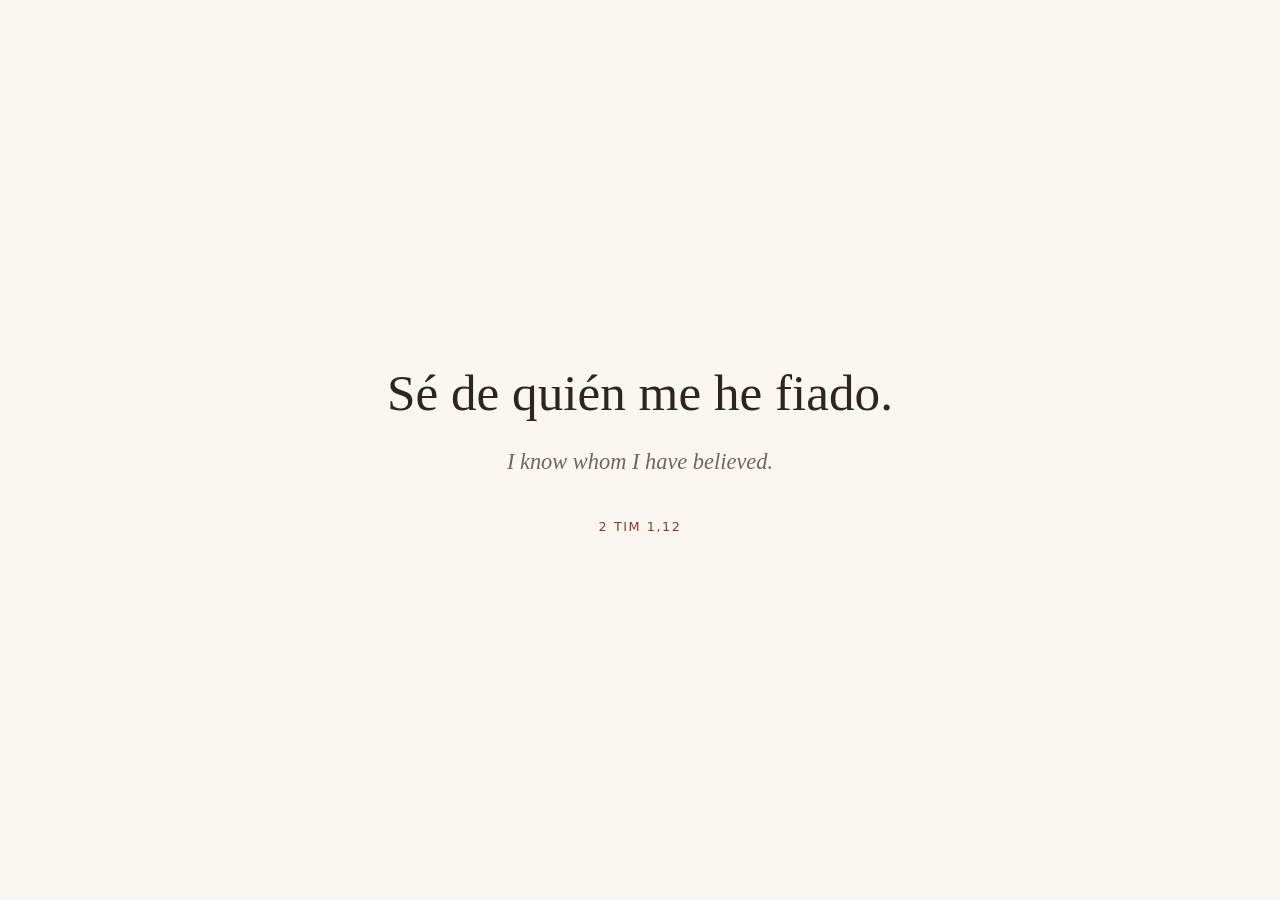
<file: index.html>
<!doctype html>
<html lang="es">
<head>
<meta charset="utf-8">
<meta name="viewport" content="width=device-width, initial-scale=1">
<title>Pablo Santana</title>
<meta name="description" content="Sé de quién me he fiado. — I know whom I have believed. (2 Tim 1,12)">
<meta property="og:title" content="Pablo Santana">
<meta property="og:description" content="Sé de quién me he fiado. — I know whom I have believed. (2 Tim 1,12)">
<link rel="stylesheet" href="estilos.css">
<style>
  html, body { height: 100%; }
  .lienzo {
    min-height: 100vh;
    min-height: 100svh;
    display: flex;
    flex-direction: column;
    align-items: center;
    justify-content: center;
    text-align: center;
    padding: 2rem 1rem;
  }
  .lienzo blockquote { margin: 0; max-width: 36rem; }
  .lienzo .es {
    font-size: clamp(1.9rem, 6vw, 3.2rem);
    line-height: 1.2;
    margin: 0;
  }
  .lienzo .en {
    font-size: clamp(1.05rem, 2.8vw, 1.4rem);
    font-style: italic;
    color: var(--suave);
    margin: 1.2rem 0 0;
  }
  .lienzo cite {
    display: block;
    margin-top: 2.2rem;
    font-style: normal;
    font-family: system-ui, -apple-system, "Segoe UI", sans-serif;
    font-size: 0.8rem;
    letter-spacing: 0.12em;
    text-transform: uppercase;
    color: var(--acento);
  }
</style>
</head>
<body>
<main class="lienzo">
  <blockquote>
    <p class="es">Sé de quién me he fiado.</p>
    <p class="en" lang="en">I know whom I have believed.</p>
    <cite>2 Tim 1,12</cite>
  </blockquote>
</main>
</body>
</html>
</file>
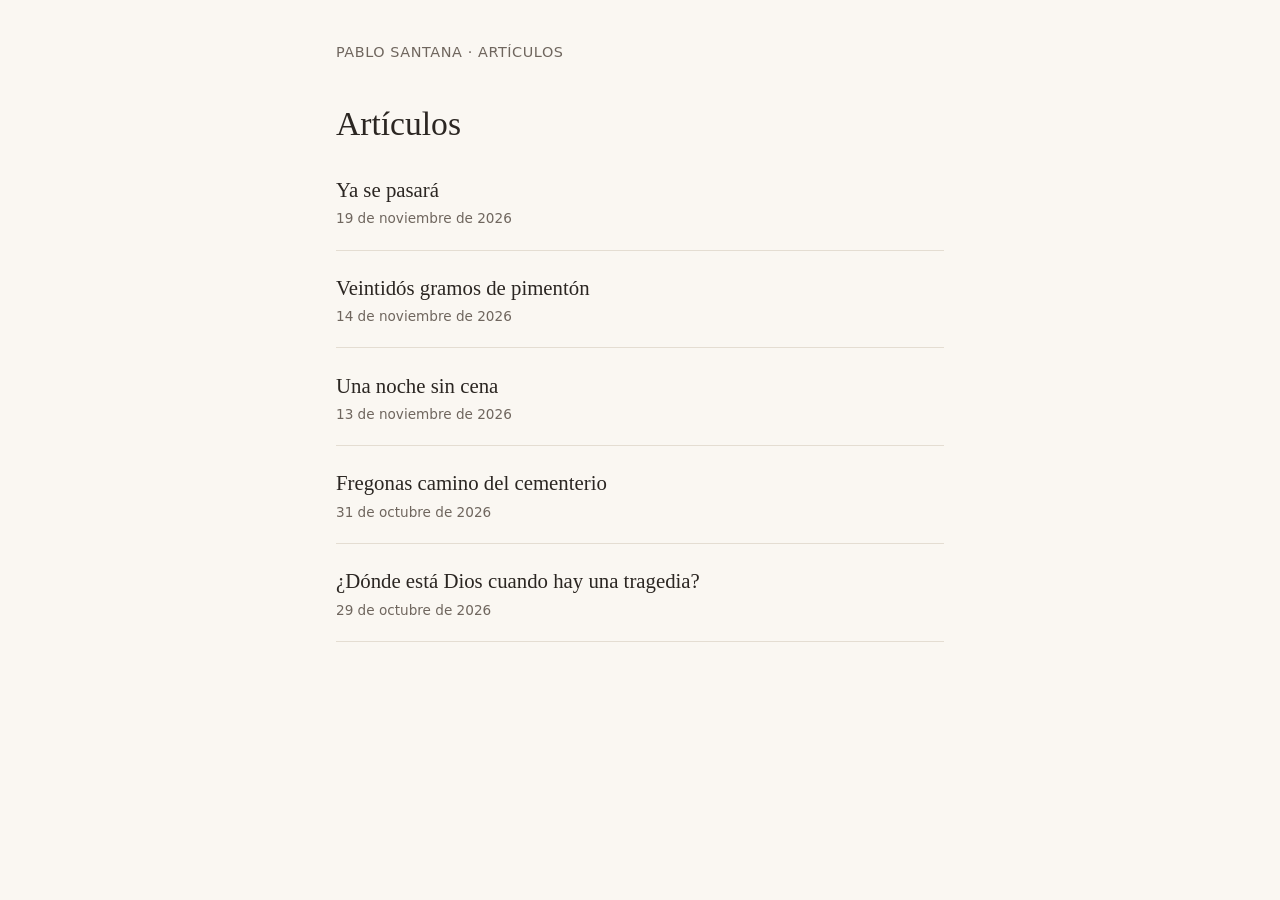
<file: articulos/index.html>
<!doctype html>
<html lang="es">
<head>
<meta charset="utf-8">
<meta name="viewport" content="width=device-width, initial-scale=1">
<title>Pablo Santana · Artículos</title>
<meta name="description" content="Artículos y reflexiones de Pablo Santana.">
<link rel="stylesheet" href="../estilos.css">
</head>
<body>
<main class="contenedor">
<div class="cabecera"><a href="./">Pablo Santana · Artículos</a></div>
<h1>Artículos</h1>
<ul class="lista">
  <li>
    <a href="../ya-se-pasara/">Ya se pasará</a>
    <span class="fecha">19 de noviembre de 2026</span>
  </li>
  <li>
    <a href="../veintidos-gramos-de-pimenton/">Veintidós gramos de pimentón</a>
    <span class="fecha">14 de noviembre de 2026</span>
  </li>
  <li>
    <a href="../una-noche-sin-cena/">Una noche sin cena</a>
    <span class="fecha">13 de noviembre de 2026</span>
  </li>
  <li>
    <a href="../fregonas-camino-del-cementerio/">Fregonas camino del cementerio</a>
    <span class="fecha">31 de octubre de 2026</span>
  </li>
  <li>
    <a href="../dios-en-las-tragedias/">¿Dónde está Dios cuando hay una tragedia?</a>
    <span class="fecha">29 de octubre de 2026</span>
  </li>
</ul>
</main>
</body>
</html>
</file>
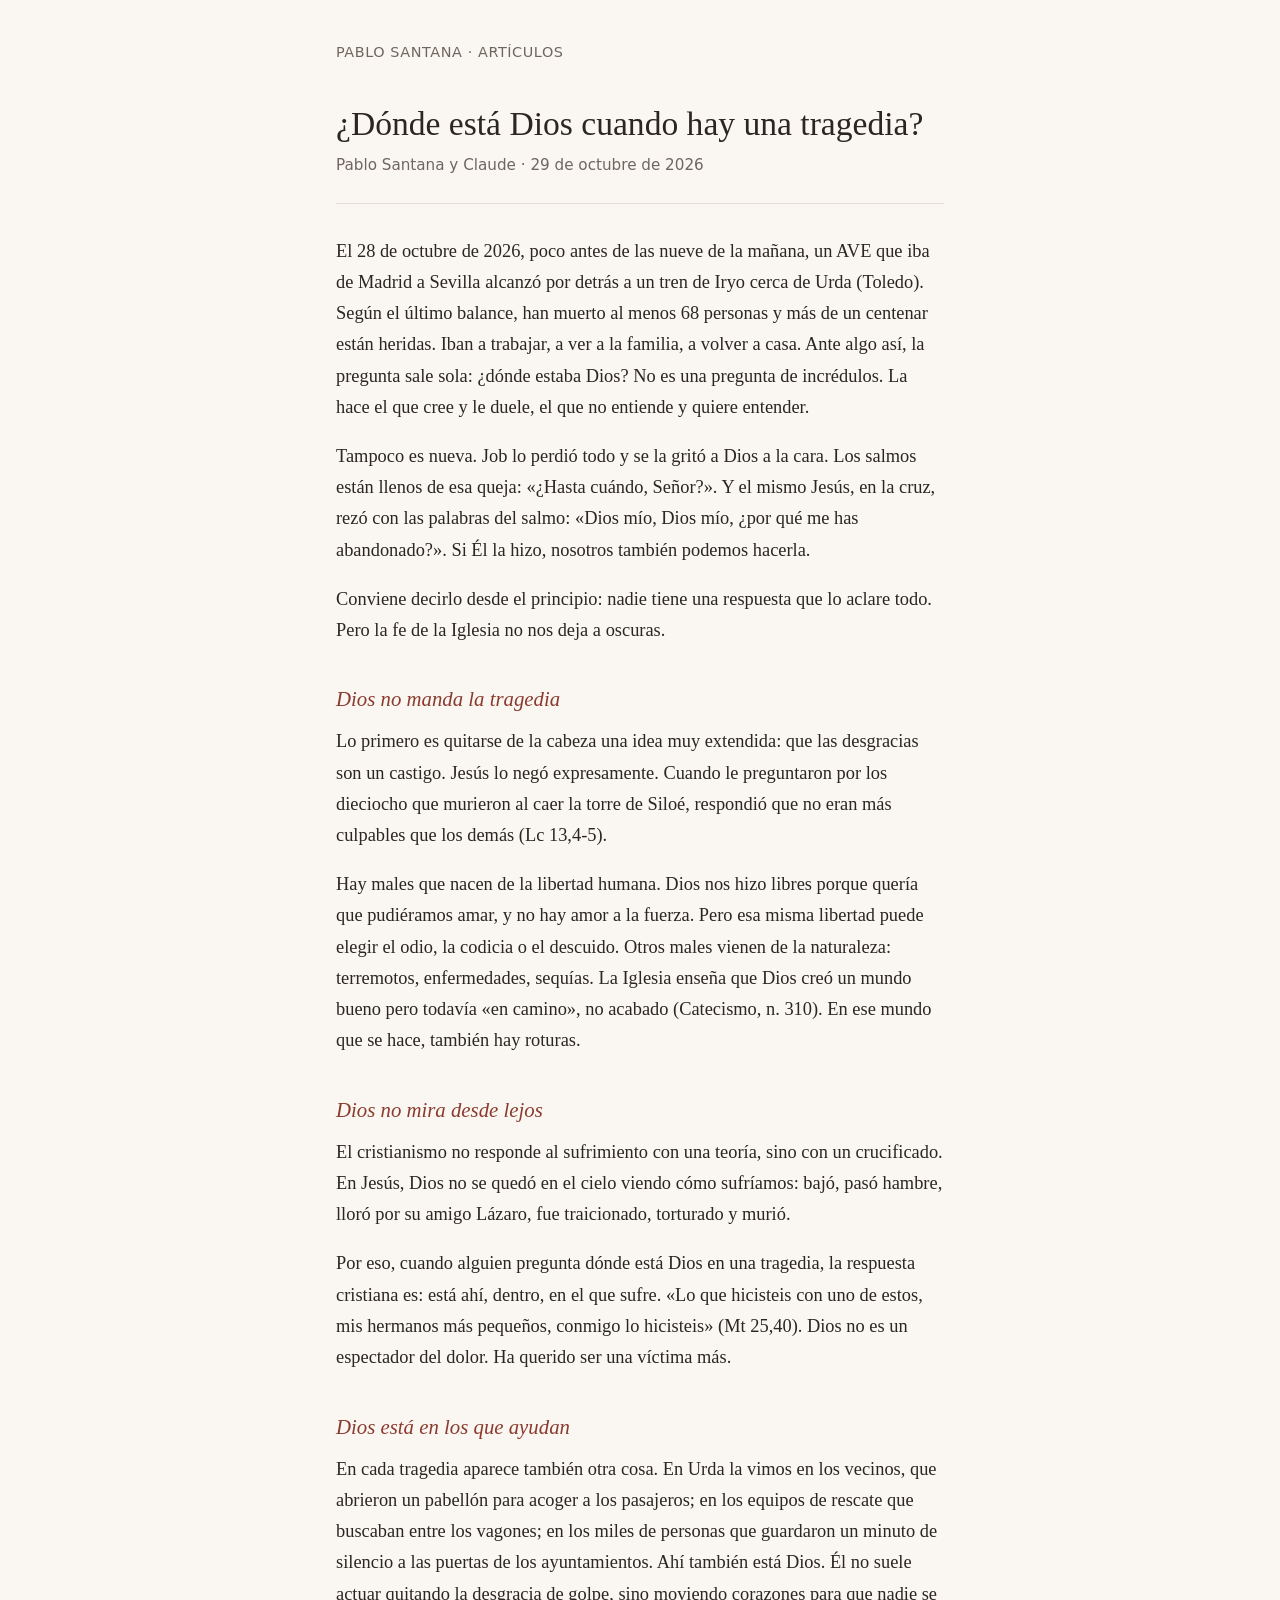
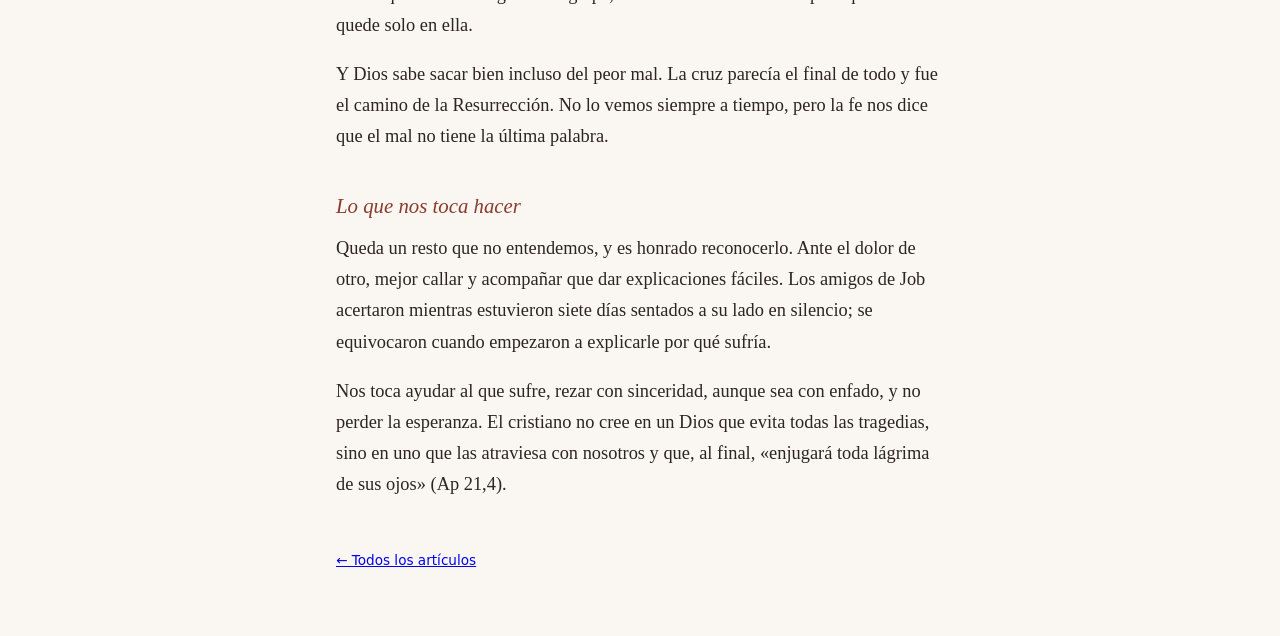
<file: dios-en-las-tragedias/index.html>
<!doctype html>
<html lang="es">
<head>
<meta charset="utf-8">
<meta name="viewport" content="width=device-width, initial-scale=1">
<title>¿Dónde está Dios cuando hay una tragedia? · Pablo Santana</title>
<meta name="description" content="Una reflexión desde la fe ante el accidente de tren de Urda (Toledo) y el sufrimiento de los inocentes.">
<meta property="og:title" content="¿Dónde está Dios cuando hay una tragedia?">
<meta property="og:description" content="Una reflexión desde la fe ante el accidente de tren de Urda (Toledo) y el sufrimiento de los inocentes.">
<meta property="og:type" content="article">
<link rel="stylesheet" href="../estilos.css">
</head>
<body>
<main class="contenedor">
<div class="cabecera"><a href="../articulos/">Pablo Santana · Artículos</a></div>
<article>
<h1>¿Dónde está Dios cuando hay una tragedia?</h1>
<div class="firma">Pablo Santana y Claude · 29 de octubre de 2026</div>
<p>El 28 de octubre de 2026, poco antes de las nueve de la mañana, un AVE que iba de Madrid a Sevilla alcanzó por detrás a un tren de Iryo cerca de Urda (Toledo). Según el último balance, han muerto al menos 68 personas y más de un centenar están heridas. Iban a trabajar, a ver a la familia, a volver a casa. Ante algo así, la pregunta sale sola: ¿dónde estaba Dios? No es una pregunta de incrédulos. La hace el que cree y le duele, el que no entiende y quiere entender.</p>
<p>Tampoco es nueva. Job lo perdió todo y se la gritó a Dios a la cara. Los salmos están llenos de esa queja: «¿Hasta cuándo, Señor?». Y el mismo Jesús, en la cruz, rezó con las palabras del salmo: «Dios mío, Dios mío, ¿por qué me has abandonado?». Si Él la hizo, nosotros también podemos hacerla.</p>
<p>Conviene decirlo desde el principio: nadie tiene una respuesta que lo aclare todo. Pero la fe de la Iglesia no nos deja a oscuras.</p>
<h2>Dios no manda la tragedia</h2>
<p>Lo primero es quitarse de la cabeza una idea muy extendida: que las desgracias son un castigo. Jesús lo negó expresamente. Cuando le preguntaron por los dieciocho que murieron al caer la torre de Siloé, respondió que no eran más culpables que los demás (Lc 13,4-5).</p>
<p>Hay males que nacen de la libertad humana. Dios nos hizo libres porque quería que pudiéramos amar, y no hay amor a la fuerza. Pero esa misma libertad puede elegir el odio, la codicia o el descuido. Otros males vienen de la naturaleza: terremotos, enfermedades, sequías. La Iglesia enseña que Dios creó un mundo bueno pero todavía «en camino», no acabado (Catecismo, n. 310). En ese mundo que se hace, también hay roturas.</p>
<h2>Dios no mira desde lejos</h2>
<p>El cristianismo no responde al sufrimiento con una teoría, sino con un crucificado. En Jesús, Dios no se quedó en el cielo viendo cómo sufríamos: bajó, pasó hambre, lloró por su amigo Lázaro, fue traicionado, torturado y murió.</p>
<p>Por eso, cuando alguien pregunta dónde está Dios en una tragedia, la respuesta cristiana es: está ahí, dentro, en el que sufre. «Lo que hicisteis con uno de estos, mis hermanos más pequeños, conmigo lo hicisteis» (Mt 25,40). Dios no es un espectador del dolor. Ha querido ser una víctima más.</p>
<h2>Dios está en los que ayudan</h2>
<p>En cada tragedia aparece también otra cosa. En Urda la vimos en los vecinos, que abrieron un pabellón para acoger a los pasajeros; en los equipos de rescate que buscaban entre los vagones; en los miles de personas que guardaron un minuto de silencio a las puertas de los ayuntamientos. Ahí también está Dios. Él no suele actuar quitando la desgracia de golpe, sino moviendo corazones para que nadie se quede solo en ella.</p>
<p>Y Dios sabe sacar bien incluso del peor mal. La cruz parecía el final de todo y fue el camino de la Resurrección. No lo vemos siempre a tiempo, pero la fe nos dice que el mal no tiene la última palabra.</p>
<h2>Lo que nos toca hacer</h2>
<p>Queda un resto que no entendemos, y es honrado reconocerlo. Ante el dolor de otro, mejor callar y acompañar que dar explicaciones fáciles. Los amigos de Job acertaron mientras estuvieron siete días sentados a su lado en silencio; se equivocaron cuando empezaron a explicarle por qué sufría.</p>
<p>Nos toca ayudar al que sufre, rezar con sinceridad, aunque sea con enfado, y no perder la esperanza. El cristiano no cree en un Dios que evita todas las tragedias, sino en uno que las atraviesa con nosotros y que, al final, «enjugará toda lágrima de sus ojos» (Ap 21,4).</p>
</article>
<footer><a href="../articulos/">← Todos los artículos</a></footer>
</main>
</body>
</html>
</file>
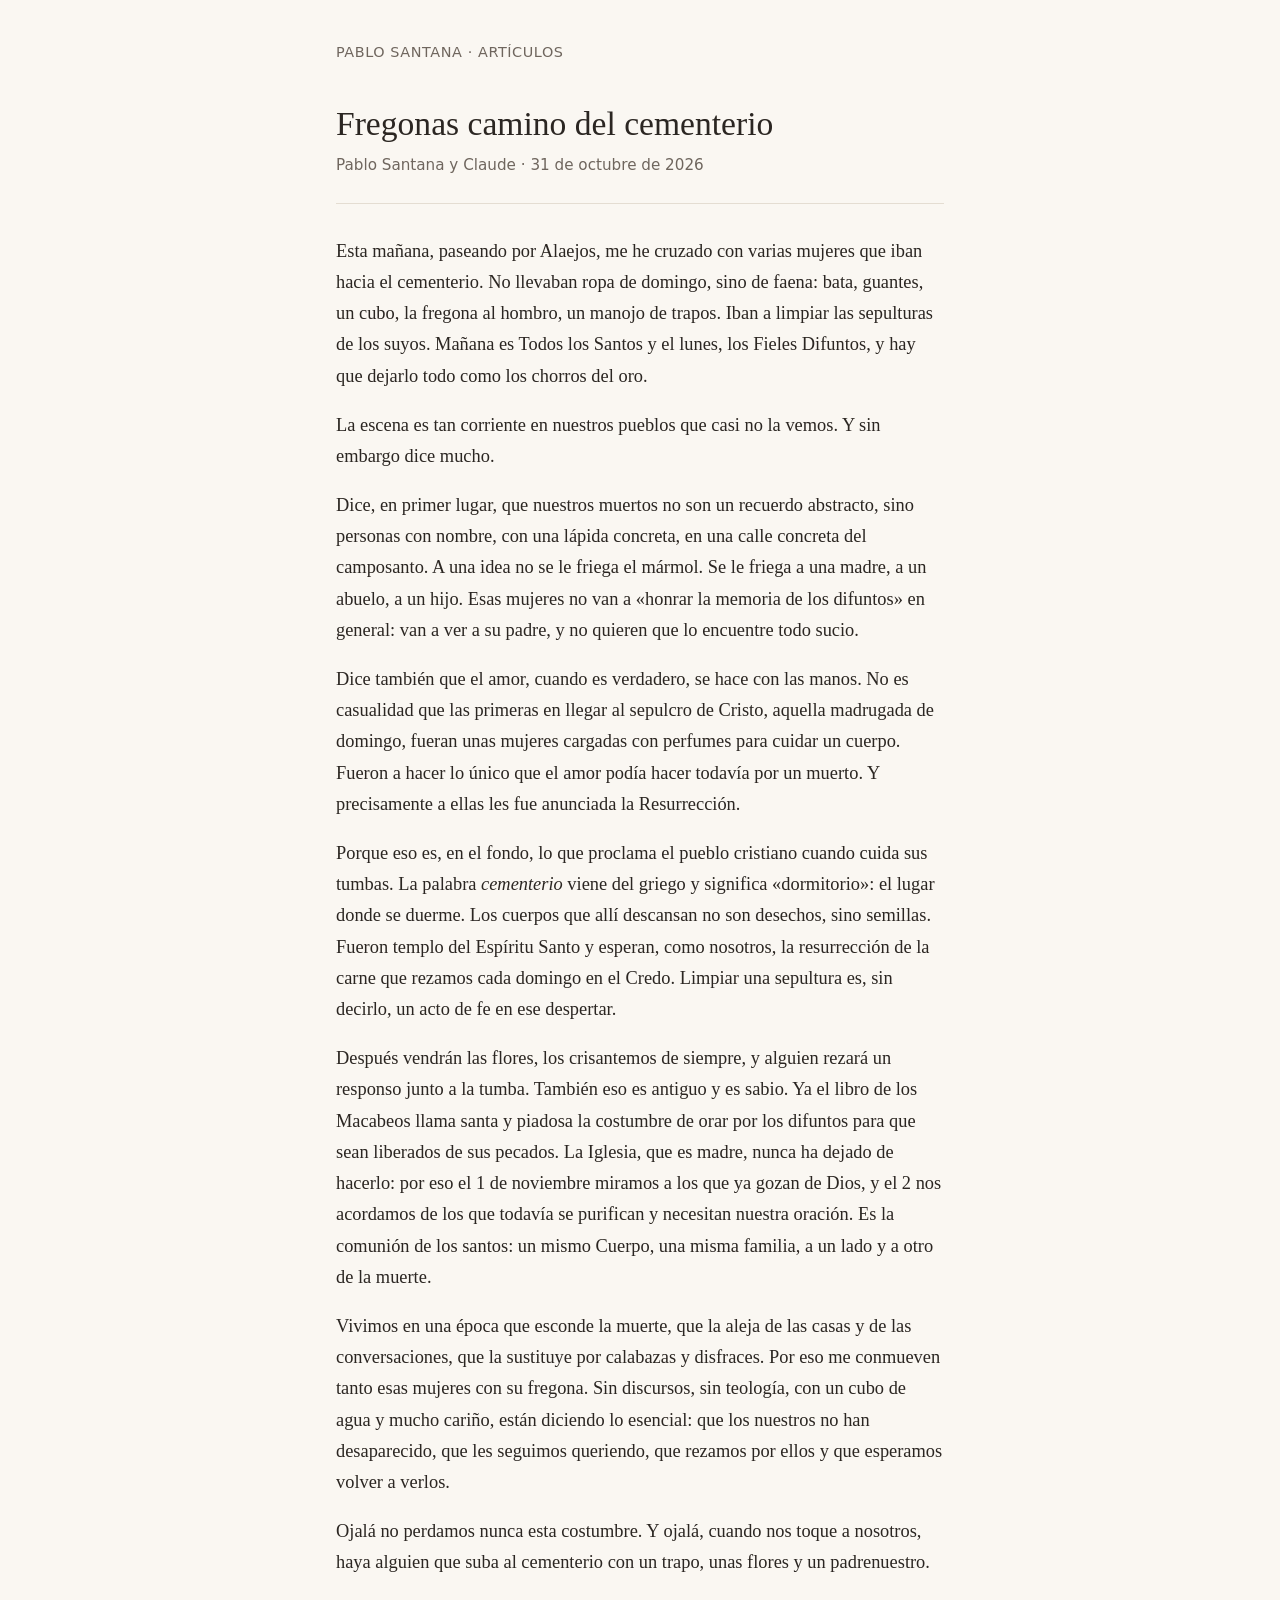
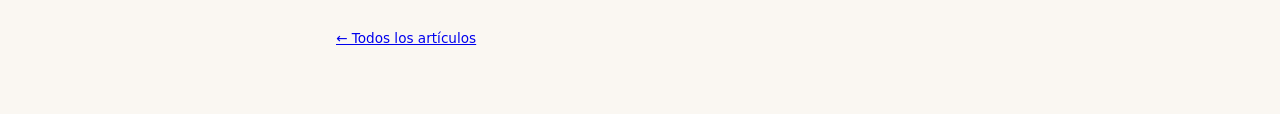
<file: fregonas-camino-del-cementerio/index.html>
<!doctype html>
<html lang="es">
<head>
<meta charset="utf-8">
<meta name="viewport" content="width=device-width, initial-scale=1">
<title>Fregonas camino del cementerio · Pablo Santana</title>
<meta name="description" content="En vísperas de Todos los Santos y de los Fieles Difuntos, las mujeres de Alaejos suben al cementerio a limpiar las sepulturas de los suyos. Una costumbre que dice mucho de nuestra fe.">
<meta property="og:title" content="Fregonas camino del cementerio">
<meta property="og:description" content="En vísperas de Todos los Santos y de los Fieles Difuntos, las mujeres de Alaejos suben al cementerio a limpiar las sepulturas de los suyos. Una costumbre que dice mucho de nuestra fe.">
<meta property="og:type" content="article">
<link rel="stylesheet" href="../estilos.css">
</head>
<body>
<main class="contenedor">
<div class="cabecera"><a href="../articulos/">Pablo Santana · Artículos</a></div>
<article>
<h1>Fregonas camino del cementerio</h1>
<div class="firma">Pablo Santana y Claude · 31 de octubre de 2026</div>
<p>Esta mañana, paseando por Alaejos, me he cruzado con varias mujeres que iban hacia el cementerio. No llevaban ropa de domingo, sino de faena: bata, guantes, un cubo, la fregona al hombro, un manojo de trapos. Iban a limpiar las sepulturas de los suyos. Mañana es Todos los Santos y el lunes, los Fieles Difuntos, y hay que dejarlo todo como los chorros del oro.</p>
<p>La escena es tan corriente en nuestros pueblos que casi no la vemos. Y sin embargo dice mucho.</p>
<p>Dice, en primer lugar, que nuestros muertos no son un recuerdo abstracto, sino personas con nombre, con una lápida concreta, en una calle concreta del camposanto. A una idea no se le friega el mármol. Se le friega a una madre, a un abuelo, a un hijo. Esas mujeres no van a «honrar la memoria de los difuntos» en general: van a ver a su padre, y no quieren que lo encuentre todo sucio.</p>
<p>Dice también que el amor, cuando es verdadero, se hace con las manos. No es casualidad que las primeras en llegar al sepulcro de Cristo, aquella madrugada de domingo, fueran unas mujeres cargadas con perfumes para cuidar un cuerpo. Fueron a hacer lo único que el amor podía hacer todavía por un muerto. Y precisamente a ellas les fue anunciada la Resurrección.</p>
<p>Porque eso es, en el fondo, lo que proclama el pueblo cristiano cuando cuida sus tumbas. La palabra <em>cementerio</em> viene del griego y significa «dormitorio»: el lugar donde se duerme. Los cuerpos que allí descansan no son desechos, sino semillas. Fueron templo del Espíritu Santo y esperan, como nosotros, la resurrección de la carne que rezamos cada domingo en el Credo. Limpiar una sepultura es, sin decirlo, un acto de fe en ese despertar.</p>
<p>Después vendrán las flores, los crisantemos de siempre, y alguien rezará un responso junto a la tumba. También eso es antiguo y es sabio. Ya el libro de los Macabeos llama santa y piadosa la costumbre de orar por los difuntos para que sean liberados de sus pecados. La Iglesia, que es madre, nunca ha dejado de hacerlo: por eso el 1 de noviembre miramos a los que ya gozan de Dios, y el 2 nos acordamos de los que todavía se purifican y necesitan nuestra oración. Es la comunión de los santos: un mismo Cuerpo, una misma familia, a un lado y a otro de la muerte.</p>
<p>Vivimos en una época que esconde la muerte, que la aleja de las casas y de las conversaciones, que la sustituye por calabazas y disfraces. Por eso me conmueven tanto esas mujeres con su fregona. Sin discursos, sin teología, con un cubo de agua y mucho cariño, están diciendo lo esencial: que los nuestros no han desaparecido, que les seguimos queriendo, que rezamos por ellos y que esperamos volver a verlos.</p>
<p>Ojalá no perdamos nunca esta costumbre. Y ojalá, cuando nos toque a nosotros, haya alguien que suba al cementerio con un trapo, unas flores y un padrenuestro.</p>
</article>
<footer><a href="../articulos/">← Todos los artículos</a></footer>
</main>
</body>
</html>
</file>
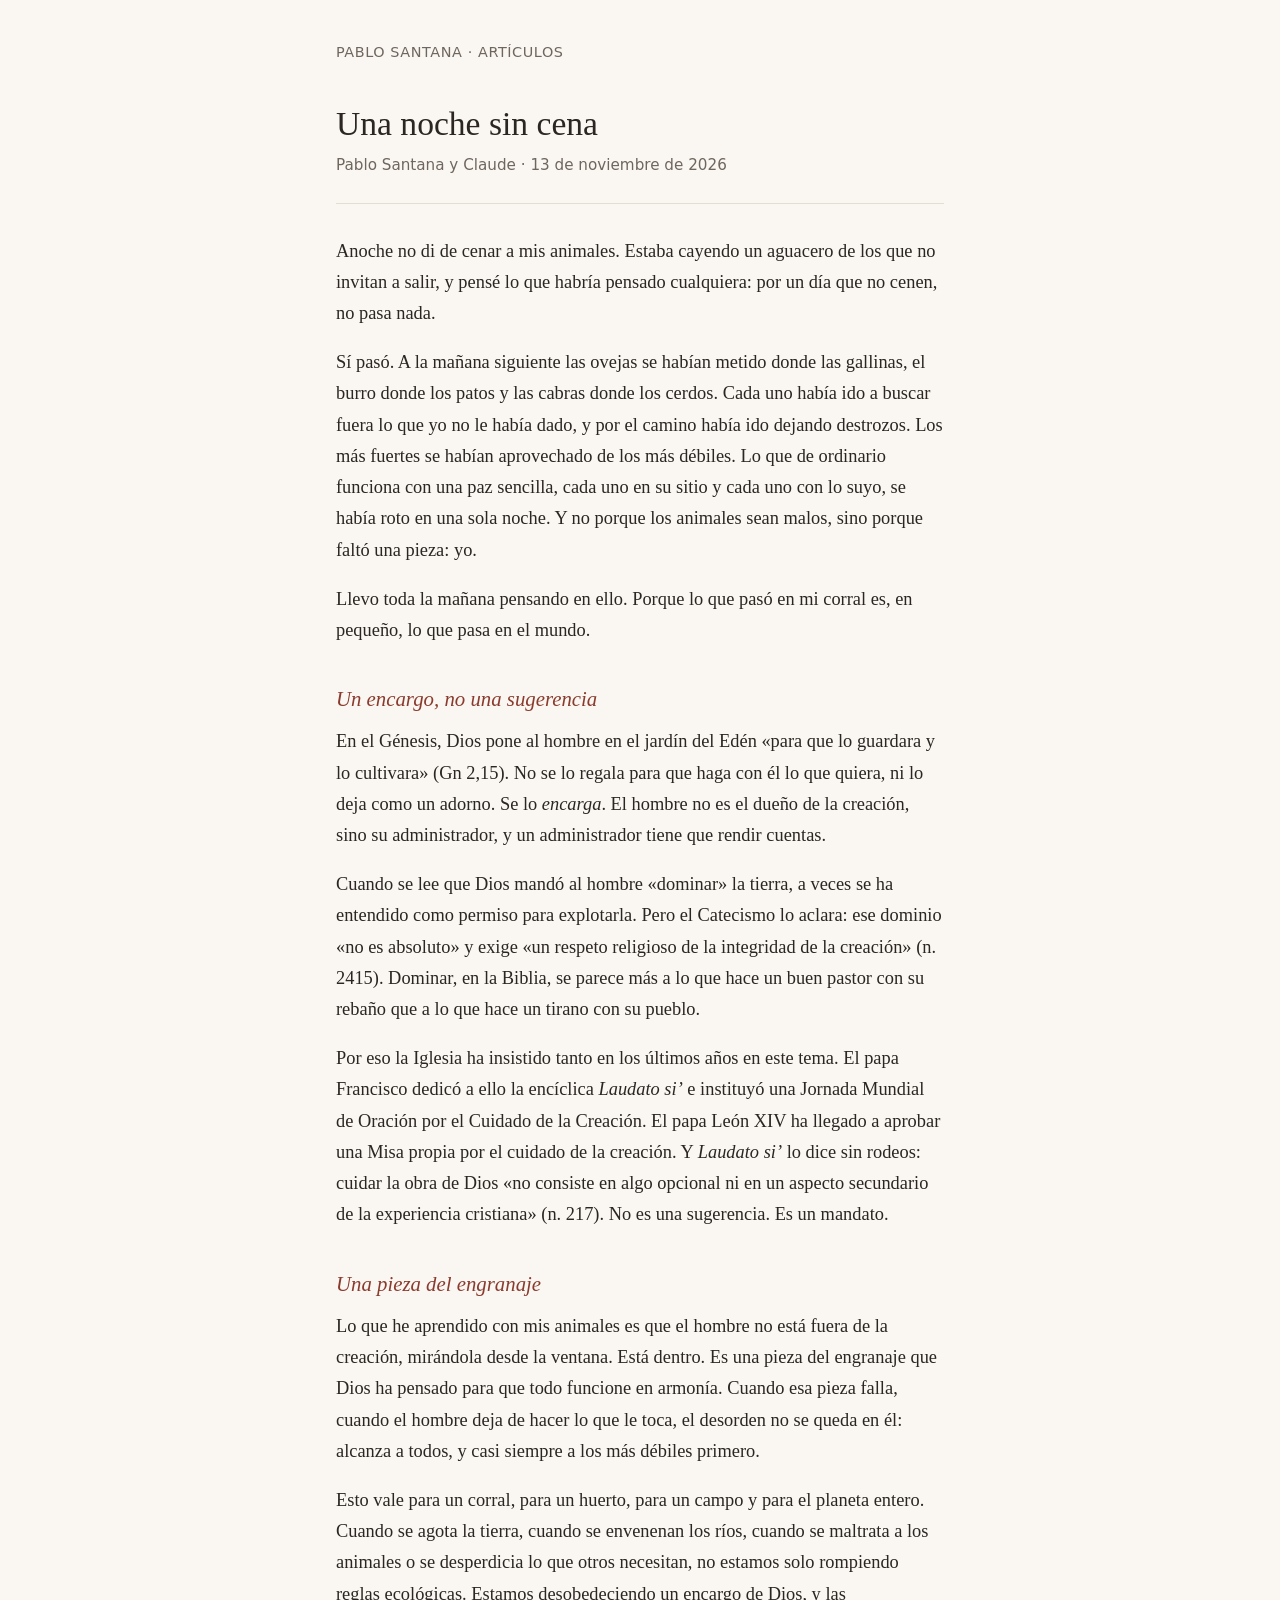
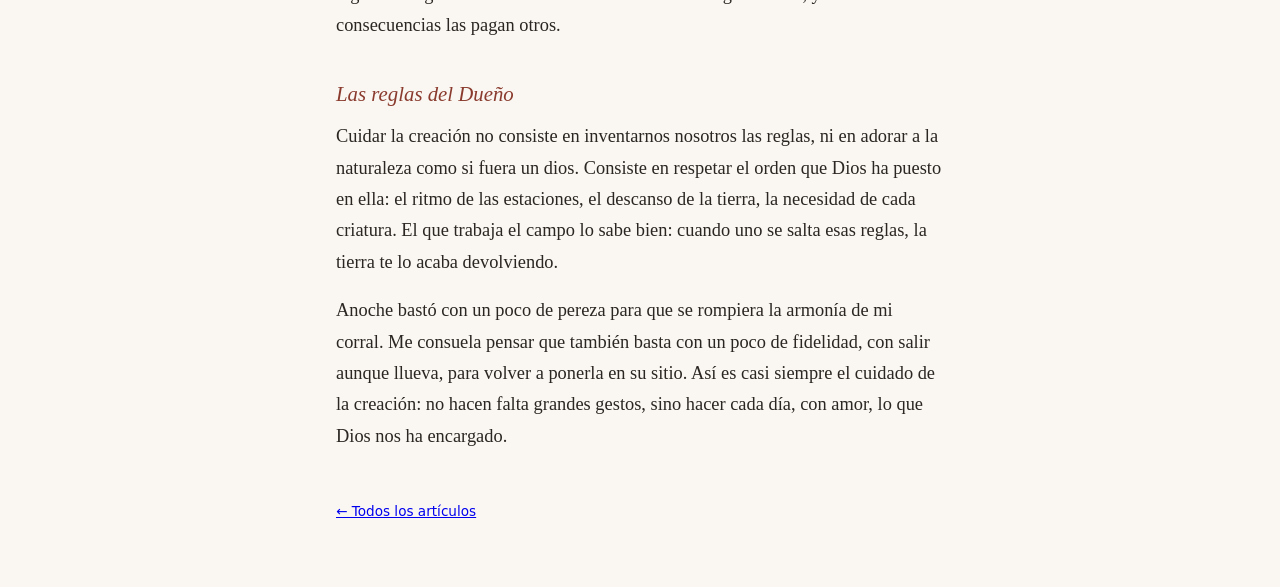
<file: una-noche-sin-cena/index.html>
<!doctype html>
<html lang="es">
<head>
<meta charset="utf-8">
<meta name="viewport" content="width=device-width, initial-scale=1">
<title>Una noche sin cena · Pablo Santana</title>
<meta name="description" content="Una noche sin dar de cenar a los animales de la granja basta para romper su armonía. El cuidado de la creación no es una sugerencia, sino un encargo de Dios.">
<meta property="og:title" content="Una noche sin cena">
<meta property="og:description" content="Una noche sin dar de cenar a los animales de la granja basta para romper su armonía. El cuidado de la creación no es una sugerencia, sino un encargo de Dios.">
<meta property="og:type" content="article">
<link rel="stylesheet" href="../estilos.css">
</head>
<body>
<main class="contenedor">
<div class="cabecera"><a href="../articulos/">Pablo Santana · Artículos</a></div>
<article>
<h1>Una noche sin cena</h1>
<div class="firma">Pablo Santana y Claude · 13 de noviembre de 2026</div>
<p>Anoche no di de cenar a mis animales. Estaba cayendo un aguacero de los que no invitan a salir, y pensé lo que habría pensado cualquiera: por un día que no cenen, no pasa nada.</p>
<p>Sí pasó. A la mañana siguiente las ovejas se habían metido donde las gallinas, el burro donde los patos y las cabras donde los cerdos. Cada uno había ido a buscar fuera lo que yo no le había dado, y por el camino había ido dejando destrozos. Los más fuertes se habían aprovechado de los más débiles. Lo que de ordinario funciona con una paz sencilla, cada uno en su sitio y cada uno con lo suyo, se había roto en una sola noche. Y no porque los animales sean malos, sino porque faltó una pieza: yo.</p>
<p>Llevo toda la mañana pensando en ello. Porque lo que pasó en mi corral es, en pequeño, lo que pasa en el mundo.</p>
<h2>Un encargo, no una sugerencia</h2>
<p>En el Génesis, Dios pone al hombre en el jardín del Edén «para que lo guardara y lo cultivara» (Gn 2,15). No se lo regala para que haga con él lo que quiera, ni lo deja como un adorno. Se lo <em>encarga</em>. El hombre no es el dueño de la creación, sino su administrador, y un administrador tiene que rendir cuentas.</p>
<p>Cuando se lee que Dios mandó al hombre «dominar» la tierra, a veces se ha entendido como permiso para explotarla. Pero el Catecismo lo aclara: ese dominio «no es absoluto» y exige «un respeto religioso de la integridad de la creación» (n. 2415). Dominar, en la Biblia, se parece más a lo que hace un buen pastor con su rebaño que a lo que hace un tirano con su pueblo.</p>
<p>Por eso la Iglesia ha insistido tanto en los últimos años en este tema. El papa Francisco dedicó a ello la encíclica <em>Laudato si’</em> e instituyó una Jornada Mundial de Oración por el Cuidado de la Creación. El papa León XIV ha llegado a aprobar una Misa propia por el cuidado de la creación. Y <em>Laudato si’</em> lo dice sin rodeos: cuidar la obra de Dios «no consiste en algo opcional ni en un aspecto secundario de la experiencia cristiana» (n. 217). No es una sugerencia. Es un mandato.</p>
<h2>Una pieza del engranaje</h2>
<p>Lo que he aprendido con mis animales es que el hombre no está fuera de la creación, mirándola desde la ventana. Está dentro. Es una pieza del engranaje que Dios ha pensado para que todo funcione en armonía. Cuando esa pieza falla, cuando el hombre deja de hacer lo que le toca, el desorden no se queda en él: alcanza a todos, y casi siempre a los más débiles primero.</p>
<p>Esto vale para un corral, para un huerto, para un campo y para el planeta entero. Cuando se agota la tierra, cuando se envenenan los ríos, cuando se maltrata a los animales o se desperdicia lo que otros necesitan, no estamos solo rompiendo reglas ecológicas. Estamos desobedeciendo un encargo de Dios, y las consecuencias las pagan otros.</p>
<h2>Las reglas del Dueño</h2>
<p>Cuidar la creación no consiste en inventarnos nosotros las reglas, ni en adorar a la naturaleza como si fuera un dios. Consiste en respetar el orden que Dios ha puesto en ella: el ritmo de las estaciones, el descanso de la tierra, la necesidad de cada criatura. El que trabaja el campo lo sabe bien: cuando uno se salta esas reglas, la tierra te lo acaba devolviendo.</p>
<p>Anoche bastó con un poco de pereza para que se rompiera la armonía de mi corral. Me consuela pensar que también basta con un poco de fidelidad, con salir aunque llueva, para volver a ponerla en su sitio. Así es casi siempre el cuidado de la creación: no hacen falta grandes gestos, sino hacer cada día, con amor, lo que Dios nos ha encargado.</p>
</article>
<footer><a href="../articulos/">← Todos los artículos</a></footer>
</main>
</body>
</html>
</file>
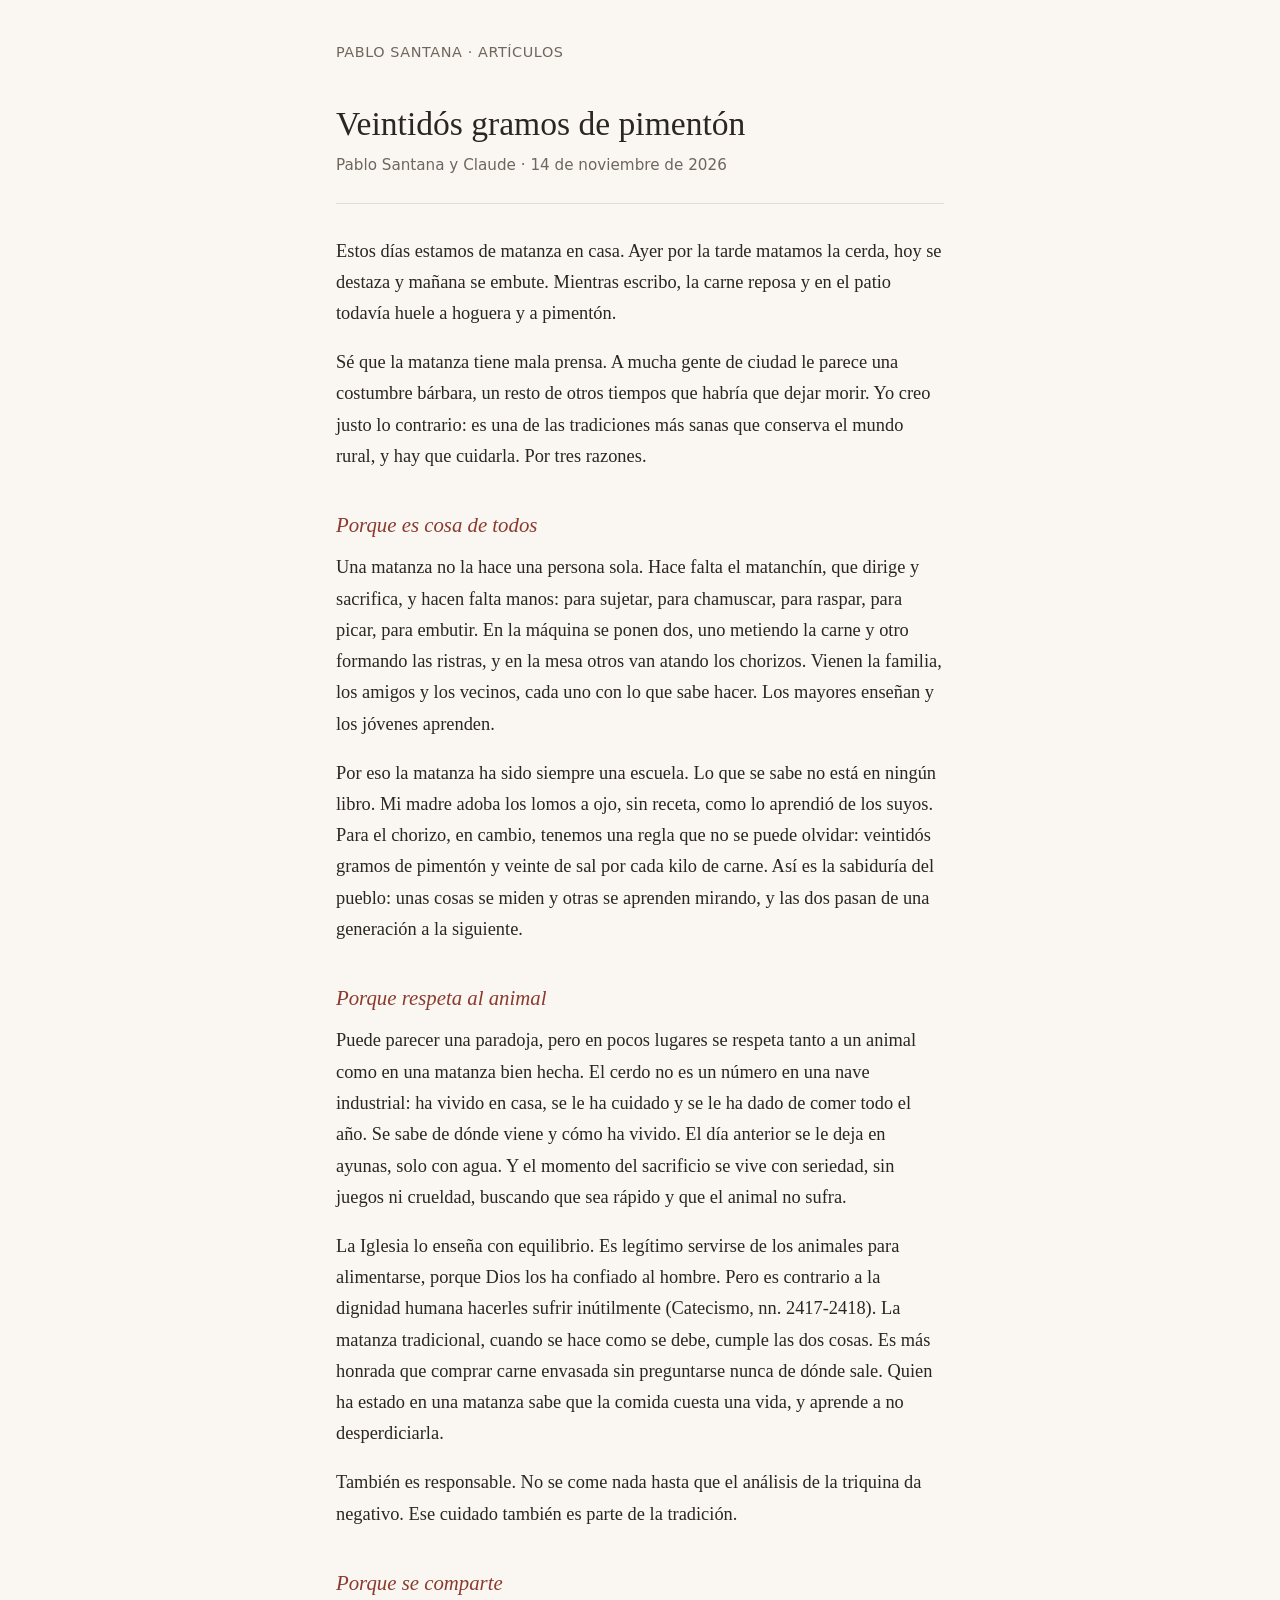
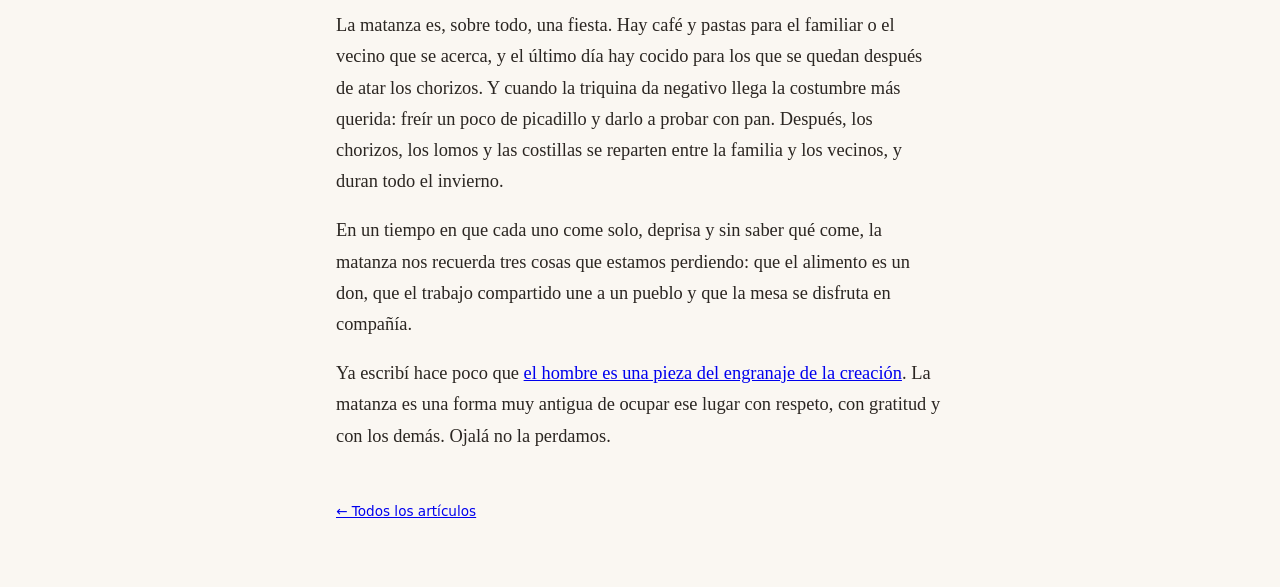
<file: veintidos-gramos-de-pimenton/index.html>
<!doctype html>
<html lang="es">
<head>
<meta charset="utf-8">
<meta name="viewport" content="width=device-width, initial-scale=1">
<title>Veintidós gramos de pimentón · Pablo Santana</title>
<meta name="description" content="En defensa de la matanza tradicional del cerdo: una costumbre que une a un pueblo, respeta al animal y se comparte en la mesa.">
<meta property="og:title" content="Veintidós gramos de pimentón">
<meta property="og:description" content="En defensa de la matanza tradicional del cerdo: una costumbre que une a un pueblo, respeta al animal y se comparte en la mesa.">
<meta property="og:type" content="article">
<link rel="stylesheet" href="../estilos.css">
</head>
<body>
<main class="contenedor">
<div class="cabecera"><a href="../articulos/">Pablo Santana · Artículos</a></div>
<article>
<h1>Veintidós gramos de pimentón</h1>
<div class="firma">Pablo Santana y Claude · 14 de noviembre de 2026</div>
<p>Estos días estamos de matanza en casa. Ayer por la tarde matamos la cerda, hoy se destaza y mañana se embute. Mientras escribo, la carne reposa y en el patio todavía huele a hoguera y a pimentón.</p>
<p>Sé que la matanza tiene mala prensa. A mucha gente de ciudad le parece una costumbre bárbara, un resto de otros tiempos que habría que dejar morir. Yo creo justo lo contrario: es una de las tradiciones más sanas que conserva el mundo rural, y hay que cuidarla. Por tres razones.</p>
<h2>Porque es cosa de todos</h2>
<p>Una matanza no la hace una persona sola. Hace falta el matanchín, que dirige y sacrifica, y hacen falta manos: para sujetar, para chamuscar, para raspar, para picar, para embutir. En la máquina se ponen dos, uno metiendo la carne y otro formando las ristras, y en la mesa otros van atando los chorizos. Vienen la familia, los amigos y los vecinos, cada uno con lo que sabe hacer. Los mayores enseñan y los jóvenes aprenden.</p>
<p>Por eso la matanza ha sido siempre una escuela. Lo que se sabe no está en ningún libro. Mi madre adoba los lomos a ojo, sin receta, como lo aprendió de los suyos. Para el chorizo, en cambio, tenemos una regla que no se puede olvidar: veintidós gramos de pimentón y veinte de sal por cada kilo de carne. Así es la sabiduría del pueblo: unas cosas se miden y otras se aprenden mirando, y las dos pasan de una generación a la siguiente.</p>
<h2>Porque respeta al animal</h2>
<p>Puede parecer una paradoja, pero en pocos lugares se respeta tanto a un animal como en una matanza bien hecha. El cerdo no es un número en una nave industrial: ha vivido en casa, se le ha cuidado y se le ha dado de comer todo el año. Se sabe de dónde viene y cómo ha vivido. El día anterior se le deja en ayunas, solo con agua. Y el momento del sacrificio se vive con seriedad, sin juegos ni crueldad, buscando que sea rápido y que el animal no sufra.</p>
<p>La Iglesia lo enseña con equilibrio. Es legítimo servirse de los animales para alimentarse, porque Dios los ha confiado al hombre. Pero es contrario a la dignidad humana hacerles sufrir inútilmente (Catecismo, nn. 2417-2418). La matanza tradicional, cuando se hace como se debe, cumple las dos cosas. Es más honrada que comprar carne envasada sin preguntarse nunca de dónde sale. Quien ha estado en una matanza sabe que la comida cuesta una vida, y aprende a no desperdiciarla.</p>
<p>También es responsable. No se come nada hasta que el análisis de la triquina da negativo. Ese cuidado también es parte de la tradición.</p>
<h2>Porque se comparte</h2>
<p>La matanza es, sobre todo, una fiesta. Hay café y pastas para el familiar o el vecino que se acerca, y el último día hay cocido para los que se quedan después de atar los chorizos. Y cuando la triquina da negativo llega la costumbre más querida: freír un poco de picadillo y darlo a probar con pan. Después, los chorizos, los lomos y las costillas se reparten entre la familia y los vecinos, y duran todo el invierno.</p>
<p>En un tiempo en que cada uno come solo, deprisa y sin saber qué come, la matanza nos recuerda tres cosas que estamos perdiendo: que el alimento es un don, que el trabajo compartido une a un pueblo y que la mesa se disfruta en compañía.</p>
<p>Ya escribí hace poco que <a href="../una-noche-sin-cena/">el hombre es una pieza del engranaje de la creación</a>. La matanza es una forma muy antigua de ocupar ese lugar con respeto, con gratitud y con los demás. Ojalá no la perdamos.</p>
</article>
<footer><a href="../articulos/">← Todos los artículos</a></footer>
</main>
</body>
</html>
</file>
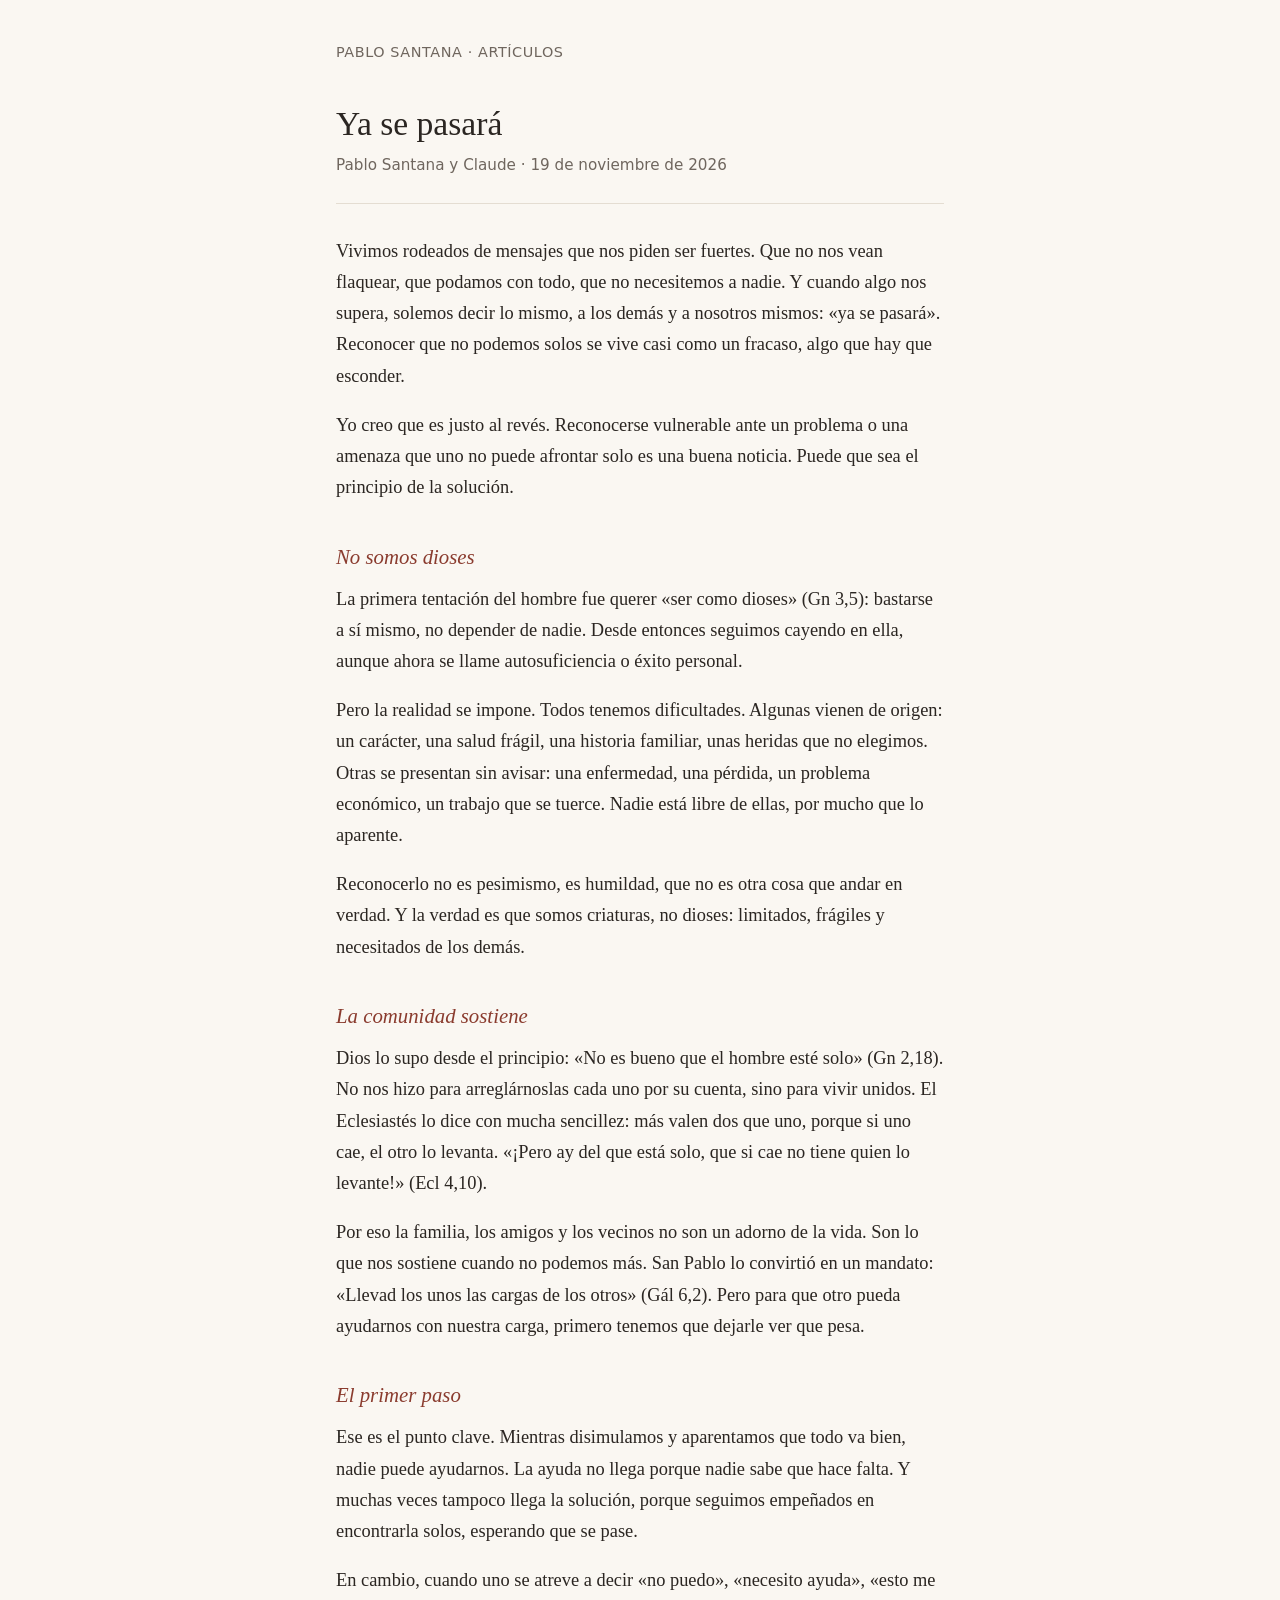
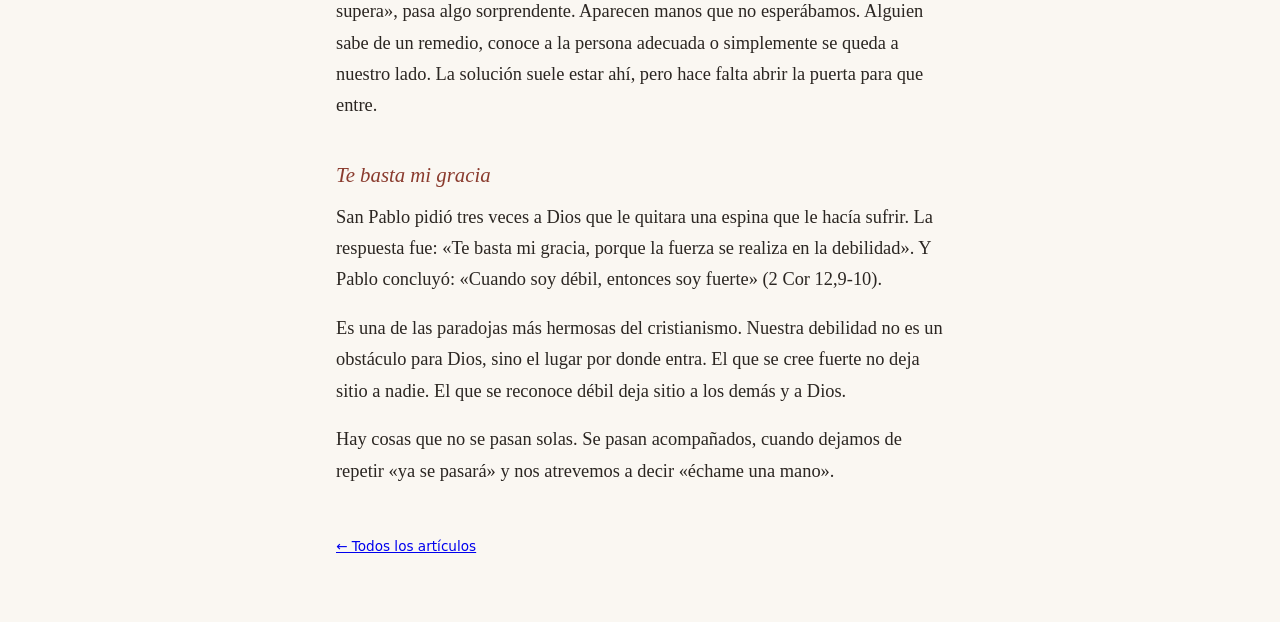
<file: ya-se-pasara/index.html>
<!doctype html>
<html lang="es">
<head>
<meta charset="utf-8">
<meta name="viewport" content="width=device-width, initial-scale=1">
<title>Ya se pasará · Pablo Santana</title>
<meta name="description" content="Reconocerse vulnerable no es un fracaso, sino el primer paso para que lleguen la ayuda y las soluciones. Hay cosas que no se pasan solas.">
<meta property="og:title" content="Ya se pasará">
<meta property="og:description" content="Reconocerse vulnerable no es un fracaso, sino el primer paso para que lleguen la ayuda y las soluciones. Hay cosas que no se pasan solas.">
<meta property="og:type" content="article">
<link rel="stylesheet" href="../estilos.css">
</head>
<body>
<main class="contenedor">
<div class="cabecera"><a href="../articulos/">Pablo Santana · Artículos</a></div>
<article>
<h1>Ya se pasará</h1>
<div class="firma">Pablo Santana y Claude · 19 de noviembre de 2026</div>
<p>Vivimos rodeados de mensajes que nos piden ser fuertes. Que no nos vean flaquear, que podamos con todo, que no necesitemos a nadie. Y cuando algo nos supera, solemos decir lo mismo, a los demás y a nosotros mismos: «ya se pasará». Reconocer que no podemos solos se vive casi como un fracaso, algo que hay que esconder.</p>
<p>Yo creo que es justo al revés. Reconocerse vulnerable ante un problema o una amenaza que uno no puede afrontar solo es una buena noticia. Puede que sea el principio de la solución.</p>
<h2>No somos dioses</h2>
<p>La primera tentación del hombre fue querer «ser como dioses» (Gn 3,5): bastarse a sí mismo, no depender de nadie. Desde entonces seguimos cayendo en ella, aunque ahora se llame autosuficiencia o éxito personal.</p>
<p>Pero la realidad se impone. Todos tenemos dificultades. Algunas vienen de origen: un carácter, una salud frágil, una historia familiar, unas heridas que no elegimos. Otras se presentan sin avisar: una enfermedad, una pérdida, un problema económico, un trabajo que se tuerce. Nadie está libre de ellas, por mucho que lo aparente.</p>
<p>Reconocerlo no es pesimismo, es humildad, que no es otra cosa que andar en verdad. Y la verdad es que somos criaturas, no dioses: limitados, frágiles y necesitados de los demás.</p>
<h2>La comunidad sostiene</h2>
<p>Dios lo supo desde el principio: «No es bueno que el hombre esté solo» (Gn 2,18). No nos hizo para arreglárnoslas cada uno por su cuenta, sino para vivir unidos. El Eclesiastés lo dice con mucha sencillez: más valen dos que uno, porque si uno cae, el otro lo levanta. «¡Pero ay del que está solo, que si cae no tiene quien lo levante!» (Ecl 4,10).</p>
<p>Por eso la familia, los amigos y los vecinos no son un adorno de la vida. Son lo que nos sostiene cuando no podemos más. San Pablo lo convirtió en un mandato: «Llevad los unos las cargas de los otros» (Gál 6,2). Pero para que otro pueda ayudarnos con nuestra carga, primero tenemos que dejarle ver que pesa.</p>
<h2>El primer paso</h2>
<p>Ese es el punto clave. Mientras disimulamos y aparentamos que todo va bien, nadie puede ayudarnos. La ayuda no llega porque nadie sabe que hace falta. Y muchas veces tampoco llega la solución, porque seguimos empeñados en encontrarla solos, esperando que se pase.</p>
<p>En cambio, cuando uno se atreve a decir «no puedo», «necesito ayuda», «esto me supera», pasa algo sorprendente. Aparecen manos que no esperábamos. Alguien sabe de un remedio, conoce a la persona adecuada o simplemente se queda a nuestro lado. La solución suele estar ahí, pero hace falta abrir la puerta para que entre.</p>
<h2>Te basta mi gracia</h2>
<p>San Pablo pidió tres veces a Dios que le quitara una espina que le hacía sufrir. La respuesta fue: «Te basta mi gracia, porque la fuerza se realiza en la debilidad». Y Pablo concluyó: «Cuando soy débil, entonces soy fuerte» (2 Cor 12,9-10).</p>
<p>Es una de las paradojas más hermosas del cristianismo. Nuestra debilidad no es un obstáculo para Dios, sino el lugar por donde entra. El que se cree fuerte no deja sitio a nadie. El que se reconoce débil deja sitio a los demás y a Dios.</p>
<p>Hay cosas que no se pasan solas. Se pasan acompañados, cuando dejamos de repetir «ya se pasará» y nos atrevemos a decir «échame una mano».</p>
</article>
<footer><a href="../articulos/">← Todos los artículos</a></footer>
</main>
</body>
</html>
</file>
<file: estilos.css>
:root {
  --fondo: #faf7f2;
  --texto: #2b2622;
  --suave: #6f665e;
  --acento: #8a3b2e;
  --linea: #e4ddd2;
}
@media (prefers-color-scheme: dark) {
  :root {
    --fondo: #1c1a18;
    --texto: #ece6de;
    --suave: #a39a90;
    --acento: #e0927f;
    --linea: #3a3531;
  }
}
* { box-sizing: border-box; }
html { -webkit-text-size-adjust: 100%; }
body {
  margin: 0;
  background: var(--fondo);
  color: var(--texto);
  font-family: Georgia, "Iowan Old Style", "Palatino Linotype", serif;
  font-size: 1.15rem;
  line-height: 1.7;
}
.contenedor {
  max-width: 40rem;
  margin: 0 auto;
  padding: 2.5rem 1rem 4rem;
}
.cabecera {
  font-family: system-ui, -apple-system, "Segoe UI", sans-serif;
  font-size: 0.9rem;
  letter-spacing: 0.04em;
  text-transform: uppercase;
  margin-bottom: 2.5rem;
}
.cabecera a { color: var(--suave); text-decoration: none; }
.cabecera a:hover { color: var(--acento); }
h1 {
  font-size: 2.1rem;
  line-height: 1.2;
  margin: 0 0 0.5rem;
  font-weight: normal;
}
h2 {
  font-size: 1.3rem;
  margin: 2.2rem 0 0.6rem;
  color: var(--acento);
  font-weight: normal;
  font-style: italic;
}
p { margin: 0 0 1.1rem; }
.firma {
  font-family: system-ui, -apple-system, "Segoe UI", sans-serif;
  font-size: 0.95rem;
  color: var(--suave);
  margin-bottom: 2rem;
  padding-bottom: 1.5rem;
  border-bottom: 1px solid var(--linea);
}
.lista { list-style: none; padding: 0; margin: 0; }
.lista li { padding: 1.2rem 0; border-bottom: 1px solid var(--linea); }
.lista a { color: var(--texto); text-decoration: none; font-size: 1.3rem; }
.lista a:hover { color: var(--acento); }
.lista .fecha {
  display: block;
  font-family: system-ui, -apple-system, "Segoe UI", sans-serif;
  font-size: 0.85rem;
  color: var(--suave);
}
footer {
  margin-top: 3rem;
  font-family: system-ui, -apple-system, "Segoe UI", sans-serif;
  font-size: 0.85rem;
  color: var(--suave);
}
</file>
